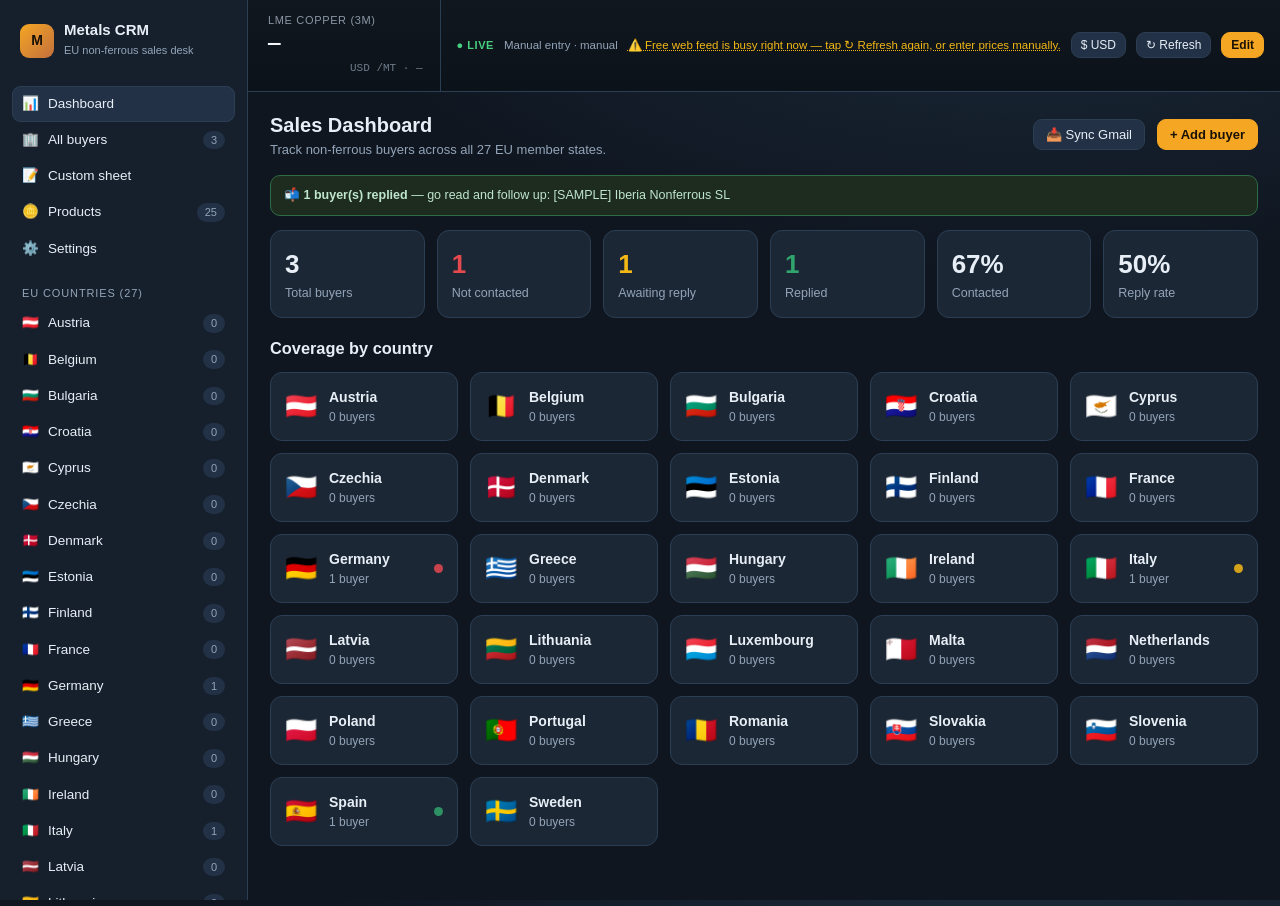
<file: index.html>
<!DOCTYPE html>
<html lang="en">
<head>
  <meta charset="UTF-8" />
  <meta name="viewport" content="width=device-width, initial-scale=1.0" />
  <title>Metals Trading CRM</title>
  <link rel="icon" href="data:image/svg+xml,<svg xmlns='http://www.w3.org/2000/svg' viewBox='0 0 100 100'><text y='.9em' font-size='90'>🪙</text></svg>" />
  <link rel="stylesheet" href="assets/css/styles.css?v=5" />
</head>
<body>
  <div class="app">
    <!-- Sidebar -->
    <aside class="sidebar">
      <div class="brand">
        <div class="logo">M</div>
        <div>
          <h1>Metals CRM</h1>
          <small>EU non-ferrous sales desk</small>
        </div>
      </div>
      <nav id="nav"></nav>
    </aside>

    <!-- Main -->
    <div class="main">
      <div id="pricebar" class="pricebar"></div>
      <div id="content" class="content"></div>
    </div>
  </div>

  <div id="modal-root"></div>
  <div id="toast-root"></div>

  <!-- Scripts (classic, load order matters — no build, no dependencies).
       The ?v= query busts browser/CDN cache on each release — bump on changes. -->
  <script src="assets/js/data.js?v=5"></script>
  <script src="assets/js/seed-eu.js?v=5"></script>
  <script src="assets/js/store.js?v=5"></script>
  <script src="assets/js/prices.js?v=5"></script>
  <script src="assets/js/email.js?v=5"></script>
  <script src="assets/js/apollo.js?v=5"></script>
  <script src="assets/js/gmail.js?v=5"></script>
  <script src="assets/js/sync.js?v=5"></script>
  <script src="assets/js/app.js?v=5"></script>
</body>
</html>
</file>
<file: assets/css/styles.css>
/* ============================================================
   Metals Trading CRM — styles (no framework, fully offline)
   ============================================================ */
:root {
  --bg: #0f1620;
  --bg-2: #16202d;
  --panel: #1b2735;
  --panel-2: #223145;
  --line: #2c3e54;
  --text: #e7eef6;
  --muted: #93a4b8;
  --accent: #f5a623;
  --accent-2: #3b9ae1;
  --red: #e5484d;
  --yellow: #f5b915;
  --green: #30a46c;
  --radius: 12px;
  --shadow: 0 6px 22px rgba(0,0,0,.35);
}

* { box-sizing: border-box; }
html, body { margin: 0; height: 100%; }
body {
  background: radial-gradient(1200px 600px at 80% -10%, #1d2c3e 0%, var(--bg) 60%);
  color: var(--text);
  font: 14px/1.5 -apple-system, BlinkMacSystemFont, "Segoe UI", Roboto, Helvetica, Arial, sans-serif;
}
a { color: var(--accent-2); text-decoration: none; }
a:hover { text-decoration: underline; }

/* ---------- Layout ---------- */
.app { display: grid; grid-template-columns: 248px 1fr; min-height: 100vh; }
.sidebar {
  background: var(--bg-2);
  border-right: 1px solid var(--line);
  padding: 16px 12px;
  position: sticky; top: 0; height: 100vh; overflow-y: auto;
}
.main { display: flex; flex-direction: column; min-width: 0; }
.content { padding: 18px 22px 60px; }

/* ---------- Brand ---------- */
.brand { display: flex; align-items: center; gap: 10px; padding: 6px 8px 16px; }
.brand .logo {
  width: 34px; height: 34px; border-radius: 9px;
  background: linear-gradient(135deg, var(--accent), #c2703d);
  display: grid; place-items: center; font-weight: 800; color: #1a1206;
}
.brand h1 { font-size: 15px; margin: 0; line-height: 1.1; }
.brand small { color: var(--muted); font-size: 11px; }

/* ---------- Nav ---------- */
.nav-section { margin-top: 10px; }
.nav-section .label { color: var(--muted); font-size: 11px; text-transform: uppercase; letter-spacing: .08em; padding: 8px 10px 4px; }
.nav-item {
  display: flex; align-items: center; gap: 9px;
  padding: 8px 10px; border-radius: 9px; cursor: pointer; color: var(--text);
  font-size: 13.5px; user-select: none;
}
.nav-item:hover { background: var(--panel); }
.nav-item.active { background: var(--panel-2); box-shadow: inset 0 0 0 1px var(--line); }
.nav-item .count {
  margin-left: auto; background: var(--panel-2); color: var(--muted);
  border-radius: 999px; font-size: 11px; padding: 1px 8px;
}
.nav-item.active .count { background: var(--accent); color: #1a1206; }

/* ---------- Price bar (pinned top) ---------- */
.pricebar {
  position: sticky; top: 0; z-index: 20;
  background: linear-gradient(180deg, #10171f, #0c1219);
  border-bottom: 1px solid var(--line);
  padding: 0; display: flex; align-items: stretch; gap: 0;
}
.pricebar .pb-title { font-weight: 700; font-size: 12px; color: var(--muted); text-transform: uppercase; letter-spacing: .06em; }

/* horizontal trading-desk ticker */
.ticker { display: flex; flex: 1; overflow-x: auto; align-items: stretch; }
.ticker::-webkit-scrollbar { height: 6px; }
.ticker::-webkit-scrollbar-thumb { background: var(--line); border-radius: 3px; }
.tk {
  padding: 12px 20px 11px; min-width: 150px; flex: 0 0 auto;
  border-right: 1px solid rgba(255,255,255,.06); display: flex; flex-direction: column; justify-content: center; gap: 3px;
}
.tk-label { font-size: 11px; letter-spacing: .06em; color: #8b97a6; text-transform: uppercase; white-space: nowrap; }
.tk-price {
  font-family: "SFMono-Regular", ui-monospace, Menlo, Consolas, monospace;
  font-size: 21px; font-weight: 700; color: #f3f6fa; white-space: nowrap; line-height: 1.1;
}
.tk-chg { font-family: inherit; font-size: 12.5px; font-weight: 700; margin-left: 4px; }
.tk-chg.up { color: #46d07f; }
.tk-chg.down { color: #ef5a5a; }
.tk-chg.flat { color: #8b97a6; }
.tk-sub { font-family: ui-monospace, Menlo, Consolas, monospace; font-size: 11px; color: #6f7c8b; white-space: nowrap; }
.tk-foot { display: flex; align-items: center; gap: 8px; }
.tk-spark { display: block; opacity: .9; }
.tk-spark-empty { width: 74px; height: 22px; display: inline-block; }
.pb-meta { display: flex; align-items: center; gap: 10px; padding: 0 16px; border-left: 1px solid var(--line); }
.tk-live { color: #46d07f; font-size: 11px; font-weight: 700; letter-spacing: .05em; animation: pulse 1.6s infinite; }
.chip {
  background: var(--panel); border: 1px solid var(--line); border-radius: 10px;
  padding: 6px 11px; display: flex; flex-direction: column; min-width: 96px;
}
.chip .k { font-size: 10.5px; color: var(--muted); text-transform: uppercase; letter-spacing: .04em; }
.chip .v { font-size: 15px; font-weight: 700; }
.chip .v small { font-size: 10px; color: var(--muted); font-weight: 500; }
.chip.premium { border-color: #4a6; }
.chip .dot { width: 7px; height: 7px; border-radius: 50%; display: inline-block; margin-right: 5px; }
.pb-meta { color: var(--muted); font-size: 11.5px; display: flex; align-items: center; gap: 10px; }
.price-warn { color: var(--yellow); cursor: pointer; text-decoration: underline dotted; }
.price-warn:hover { color: #ffd35c; }

/* ---------- Buttons ---------- */
.btn {
  display: inline-flex; align-items: center; gap: 7px;
  background: var(--panel-2); color: var(--text); border: 1px solid var(--line);
  border-radius: 9px; padding: 7px 12px; font-size: 13px; cursor: pointer;
  transition: .12s; white-space: nowrap;
}
.btn:hover { border-color: var(--accent-2); }
.btn.primary { background: var(--accent); color: #1a1206; border-color: var(--accent); font-weight: 700; }
.btn.primary:hover { filter: brightness(1.05); }
.btn.ghost { background: transparent; }
.btn.danger:hover { border-color: var(--red); color: var(--red); }
.btn.sm { padding: 5px 9px; font-size: 12px; }
.btn-row { display: flex; gap: 8px; flex-wrap: wrap; }

/* ---------- Page header ---------- */
.page-head { display: flex; align-items: center; gap: 12px; margin-bottom: 16px; flex-wrap: wrap; }
.page-head h2 { margin: 0; font-size: 20px; }
.page-head .sub { color: var(--muted); font-size: 13px; }
.spacer { flex: 1; }
.search {
  background: var(--panel); border: 1px solid var(--line); color: var(--text);
  border-radius: 9px; padding: 8px 12px; min-width: 220px;
}

/* ---------- Cards / grid ---------- */
.grid { display: grid; gap: 14px; }
.grid.cards { grid-template-columns: repeat(auto-fill, minmax(330px, 1fr)); }
.card {
  background: var(--panel); border: 1px solid var(--line); border-radius: var(--radius);
  padding: 14px; box-shadow: var(--shadow);
}
.card h3 { margin: 0 0 2px; font-size: 15px; }
.card .meta { color: var(--muted); font-size: 12.5px; }

/* ---------- Tiles (dashboard / countries) ---------- */
.tiles { display: grid; grid-template-columns: repeat(auto-fill, minmax(180px, 1fr)); gap: 12px; }
.tile {
  background: var(--panel); border: 1px solid var(--line); border-radius: var(--radius);
  padding: 14px; cursor: pointer; transition: .12s; display: flex; align-items: center; gap: 12px;
}
.tile:hover { transform: translateY(-2px); border-color: var(--accent-2); }
.tile .flag { font-size: 26px; }
.tile .tname { font-weight: 600; }
.tile .tsub { color: var(--muted); font-size: 12px; }
.tile .mini-lights { margin-left: auto; display: flex; gap: 4px; }
.mini-dot { width: 9px; height: 9px; border-radius: 50%; opacity: .85; }

.stat-row { display: grid; grid-template-columns: repeat(auto-fit, minmax(150px,1fr)); gap: 12px; margin-bottom: 18px; }
.stat { background: var(--panel); border: 1px solid var(--line); border-radius: var(--radius); padding: 14px; }
.stat .n { font-size: 26px; font-weight: 800; }
.stat .l { color: var(--muted); font-size: 12.5px; }

/* ---------- Tags / chips ---------- */
.tags { display: flex; flex-wrap: wrap; gap: 6px; margin: 10px 0; }
.tag {
  font-size: 11.5px; padding: 3px 9px; border-radius: 999px;
  border: 1px solid var(--line); background: var(--bg-2);
  display: inline-flex; align-items: center; gap: 5px;
}
.tag .swatch { width: 8px; height: 8px; border-radius: 50%; }

/* ---------- Traffic lights ---------- */
.lights { display: flex; gap: 6px; align-items: center; }
.light {
  width: 26px; height: 26px; border-radius: 50%;
  border: 2px solid var(--line); background: #1a2433; cursor: pointer; position: relative;
  transition: .12s;
}
.light:hover { transform: scale(1.08); }
.light.on.red { background: var(--red); border-color: var(--red); box-shadow: 0 0 10px rgba(229,72,77,.6); }
.light.on.yellow { background: var(--yellow); border-color: var(--yellow); box-shadow: 0 0 10px rgba(245,185,21,.6); }
.light.on.green { background: var(--green); border-color: var(--green); box-shadow: 0 0 10px rgba(48,164,108,.6); }
.status-line { display: flex; align-items: center; gap: 10px; margin-top: 10px; flex-wrap: wrap; }
.status-text { font-size: 12px; color: var(--muted); }
.reply-badge {
  background: var(--green); color: #04140c; font-weight: 700; font-size: 11px;
  padding: 2px 9px; border-radius: 999px; cursor: pointer; animation: pulse 1.6s infinite;
}
@keyframes pulse { 0%,100% { opacity: 1; } 50% { opacity: .55; } }

.contact-line { color: var(--muted); font-size: 12.5px; margin: 2px 0; display: flex; gap: 7px; align-items: center; }
.card-actions { display: flex; gap: 8px; margin-top: 12px; flex-wrap: wrap; }

/* ---------- Modal ---------- */
.modal-bg {
  position: fixed; inset: 0; background: rgba(4,8,14,.66); backdrop-filter: blur(2px);
  display: grid; place-items: center; z-index: 50; padding: 20px;
}
.modal {
  background: var(--bg-2); border: 1px solid var(--line); border-radius: 14px;
  width: min(640px, 100%); max-height: 88vh; overflow-y: auto; box-shadow: var(--shadow);
}
.modal header { padding: 16px 18px; border-bottom: 1px solid var(--line); display: flex; align-items: center; }
.modal header h3 { margin: 0; font-size: 16px; }
.modal .body { padding: 18px; }
.modal footer { padding: 14px 18px; border-top: 1px solid var(--line); display: flex; gap: 8px; justify-content: flex-end; }
.x { margin-left: auto; cursor: pointer; color: var(--muted); font-size: 20px; background: none; border: none; }

/* ---------- Forms ---------- */
.field { margin-bottom: 13px; }
.field label { display: block; font-size: 12px; color: var(--muted); margin-bottom: 5px; }
.field input, .field select, .field textarea {
  width: 100%; background: var(--panel); border: 1px solid var(--line); color: var(--text);
  border-radius: 9px; padding: 9px 11px; font-size: 13.5px; font-family: inherit;
}
.field textarea { resize: vertical; min-height: 70px; }
.field-2 { display: grid; grid-template-columns: 1fr 1fr; gap: 12px; }
.checks { display: grid; grid-template-columns: 1fr 1fr; gap: 6px 14px; max-height: 240px; overflow-y: auto; padding: 4px; border: 1px solid var(--line); border-radius: 9px; }
.check { display: flex; align-items: center; gap: 8px; font-size: 12.5px; }
.check input { width: auto; }

/* ---------- Misc ---------- */
.empty { text-align: center; color: var(--muted); padding: 50px 20px; }
.empty .big { font-size: 40px; margin-bottom: 8px; }
.notice { background: #1d2c1f; border: 1px solid #2f6b43; color: #bfe6cc; padding: 10px 13px; border-radius: 10px; font-size: 12.5px; margin-bottom: 14px; }
.notice.warn { background: #2c241a; border-color: #6b5330; color: #e8d4b0; }
.kbd { background: var(--panel-2); border: 1px solid var(--line); border-radius: 5px; padding: 1px 6px; font-size: 11px; }
.toast {
  position: fixed; bottom: 22px; left: 50%; transform: translateX(-50%);
  background: var(--panel-2); border: 1px solid var(--accent-2); color: var(--text);
  padding: 11px 18px; border-radius: 10px; box-shadow: var(--shadow); z-index: 99; font-size: 13px;
}
.legend { display: flex; gap: 14px; flex-wrap: wrap; color: var(--muted); font-size: 12px; align-items: center; }
.legend .dot { width: 11px; height: 11px; border-radius: 50%; display: inline-block; margin-right: 5px; vertical-align: -1px; }

@media (max-width: 820px) {
  .app { grid-template-columns: 1fr; }
  .sidebar { position: static; height: auto; }
}


/* ---------- People (Apollo contacts) ---------- */
.people { margin: 10px 0 4px; border-top: 1px dashed var(--line); padding-top: 9px; }
.people-h { font-size: 11.5px; color: var(--muted); text-transform: uppercase; letter-spacing: .04em; margin-bottom: 6px; display: flex; align-items: center; }
.people-refresh { margin-left: auto; cursor: pointer; color: var(--accent-2); text-transform: none; letter-spacing: 0; font-size: 11px; }
.people-refresh:hover { text-decoration: underline; }
.person {
  display: grid; grid-template-columns: 1fr auto; align-items: center; gap: 4px 8px;
  padding: 6px 8px; border: 1px solid var(--line); border-radius: 8px; margin-bottom: 6px; background: var(--bg-2);
}
.person .p-name { font-weight: 600; font-size: 13px; }
.person .p-title { grid-column: 1; color: var(--muted); font-size: 12px; }
.person .p-email { grid-column: 1; color: var(--accent-2); font-size: 12px; word-break: break-all; }
.person .p-actions { grid-column: 2; grid-row: 1 / span 3; display: flex; align-items: center; gap: 8px; }
.person-mail, .person-del, .person-locked, .person-thread { cursor: pointer; font-size: 14px; }
.person-del { color: var(--muted); }
.person-del:hover { color: var(--red); }
.person-mail:hover, .person-thread:hover { transform: scale(1.15); }

/* per-person mini traffic lights */
.plights { display: inline-flex; gap: 3px; margin-right: 4px; vertical-align: middle; }
.plight { width: 13px; height: 13px; border-radius: 50%; border: 1.5px solid var(--line); background: #1a2433; cursor: pointer; padding: 0; }
.plight:hover { transform: scale(1.18); }
.plight.on.red { background: var(--red); border-color: var(--red); }
.plight.on.yellow { background: var(--yellow); border-color: var(--yellow); }
.plight.on.green { background: var(--green); border-color: var(--green); box-shadow: 0 0 6px rgba(48,164,108,.55); }

/* ---------- People picker modal ---------- */
.pick-list { display: flex; flex-direction: column; gap: 8px; }
.pick {
  display: flex; gap: 11px; align-items: flex-start;
  border: 1px solid var(--line); border-radius: 10px; padding: 11px 12px; cursor: pointer; background: var(--panel);
}
.pick:hover { border-color: var(--accent-2); }
.pick input { margin-top: 3px; }
.pick-name { font-weight: 600; }
.pick-name small { color: var(--muted); font-weight: 500; font-size: 11px; }
.pick-title { color: var(--text); font-size: 12.5px; }
.pick-contact { color: var(--muted); font-size: 12px; margin-top: 2px; }


/* ---------- Custom sheet (Excel-style table) ---------- */
table.sheet { width: 100%; border-collapse: collapse; background: var(--panel); border: 1px solid var(--line); border-radius: var(--radius); overflow: hidden; }
table.sheet th { text-align: left; font-size: 11.5px; color: var(--muted); text-transform: uppercase; letter-spacing: .04em; padding: 10px 10px; background: var(--bg-2); border-bottom: 1px solid var(--line); }
table.sheet td { padding: 5px 8px; border-bottom: 1px solid var(--line); }
table.sheet tr:last-child td { border-bottom: none; }
table.sheet input, table.sheet select {
  width: 100%; background: transparent; border: 1px solid transparent; color: var(--text);
  border-radius: 7px; padding: 7px 8px; font: inherit; font-size: 13px;
}
table.sheet input:hover, table.sheet select:hover { border-color: var(--line); }
table.sheet input:focus, table.sheet select:focus { outline: none; border-color: var(--accent-2); background: var(--bg-2); }
table.sheet td:last-child { width: 44px; text-align: center; }


/* ---------- Dashboard follow-ups + alerts + filters ---------- */
.followups { display: flex; flex-direction: column; gap: 6px; margin-top: 8px; }
.fu { display: flex; align-items: center; gap: 10px; }
.fu-name { flex: 1; cursor: pointer; }
.fu-name:hover { color: var(--accent-2); text-decoration: underline; }
.fu-days { color: var(--yellow); font-size: 12px; font-weight: 700; }
.alert-chip { display: inline-block; background: var(--panel-2); border: 1px solid var(--line); border-radius: 999px; padding: 3px 11px; margin: 3px 4px 0 0; cursor: pointer; font-size: 12.5px; }
.alert-chip:hover { border-color: var(--accent); }
.filters { display: flex; align-items: center; gap: 10px; flex-wrap: wrap; margin-bottom: 14px; }
.filters .search { min-width: 0; }

/* ---------- Activity timeline ---------- */
.timeline { border: 1px solid var(--line); border-radius: 9px; padding: 8px; max-height: 180px; overflow-y: auto; background: var(--bg-2); }
.tl { font-size: 12.5px; padding: 3px 0; border-bottom: 1px solid rgba(255,255,255,.04); }
.tl-date { color: var(--muted); font-size: 11px; margin-right: 6px; }

/* ---------- Margins + templates ---------- */
.margins { display: grid; grid-template-columns: 1fr 1fr; gap: 6px 14px; max-height: 260px; overflow-y: auto; padding: 4px; border: 1px solid var(--line); border-radius: 9px; }
.mg { display: flex; align-items: center; gap: 8px; font-size: 12.5px; }
.mg span { flex: 1; }
.mg input { width: 70px; background: var(--panel); border: 1px solid var(--line); color: var(--text); border-radius: 7px; padding: 5px 7px; }
.tpl-list { display: flex; flex-direction: column; gap: 6px; margin: 8px 0; }
.tpl { display: flex; align-items: center; justify-content: space-between; border: 1px solid var(--line); border-radius: 8px; padding: 7px 10px; }

/* ---------- Offer table ---------- */
table.offer tfoot td { border-top: 2px solid var(--line); }
table.offer .up, table.offer .lt { font-family: ui-monospace, Menlo, Consolas, monospace; }


/* build/version tag in the sidebar */
.nav-version { margin-top: 14px; padding: 8px 10px; color: #5a6776; font-size: 10.5px; letter-spacing: .03em; border-top: 1px solid var(--line); }
</file>
